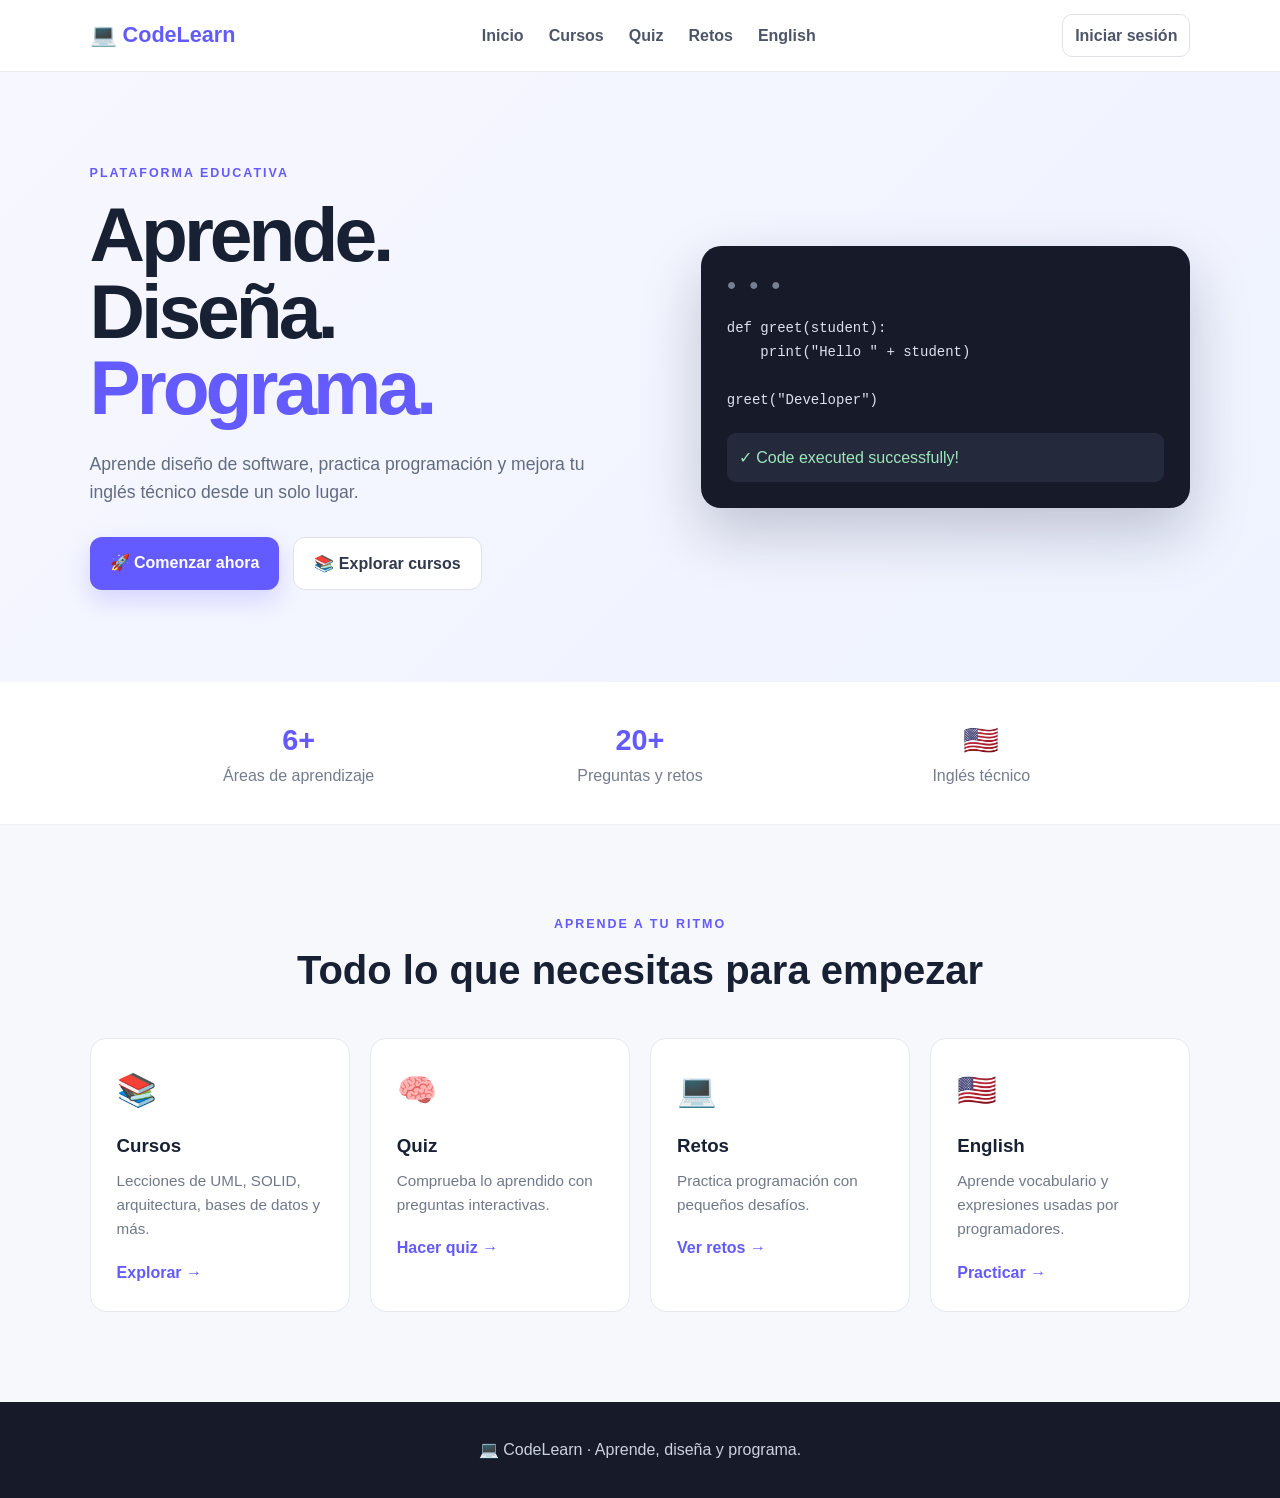
<file: index.html>
<!DOCTYPE html>
<html lang="es">
<head><meta charset="UTF-8"><meta name="viewport" content="width=device-width,initial-scale=1.0"><title>CodeLearn | Aprende y programa</title><link rel="stylesheet" href="style.css"></head>
<body>
<header class="navbar"><a class="logo" href="index.html">💻 <span>CodeLearn</span></a><nav><a href="index.html">Inicio</a><a href="cursos.html">Cursos</a><a href="quiz.html">Quiz</a><a href="retos.html">Retos</a><a href="ingles.html">English</a></nav><a class="login-small" href="login.html">Iniciar sesión</a></header>
<main>
<section class="hero"><div><p class="tag">PLATAFORMA EDUCATIVA</p><h1>Aprende.<br>Diseña. <span>Programa.</span></h1><p>Aprende diseño de software, practica programación y mejora tu inglés técnico desde un solo lugar.</p><div class="hero-buttons"><a class="btn primary" href="login.html">🚀 Comenzar ahora</a><a class="btn secondary" href="cursos.html">📚 Explorar cursos</a></div></div><div class="code-card"><div class="dots">● ● ●</div><pre><code>def greet(student):
    print("Hello " + student)

greet("Developer")</code></pre><div class="success">✓ Code executed successfully!</div></div></section>
<section class="stats"><div><strong>6+</strong><span>Áreas de aprendizaje</span></div><div><strong>20+</strong><span>Preguntas y retos</span></div><div><strong>🇺🇸</strong><span>Inglés técnico</span></div></section>
<section class="section"><div class="section-title"><p class="tag">APRENDE A TU RITMO</p><h2>Todo lo que necesitas para empezar</h2></div><div class="cards"><article class="card"><div class="icon">📚</div><h3>Cursos</h3><p>Lecciones de UML, SOLID, arquitectura, bases de datos y más.</p><a href="cursos.html">Explorar →</a></article><article class="card"><div class="icon">🧠</div><h3>Quiz</h3><p>Comprueba lo aprendido con preguntas interactivas.</p><a href="quiz.html">Hacer quiz →</a></article><article class="card"><div class="icon">💻</div><h3>Retos</h3><p>Practica programación con pequeños desafíos.</p><a href="retos.html">Ver retos →</a></article><article class="card"><div class="icon">🇺🇸</div><h3>English</h3><p>Aprende vocabulario y expresiones usadas por programadores.</p><a href="ingles.html">Practicar →</a></article></div></section>
</main><footer>💻 CodeLearn · Aprende, diseña y programa.</footer><script src="script.js"></script></body></html>
</file>
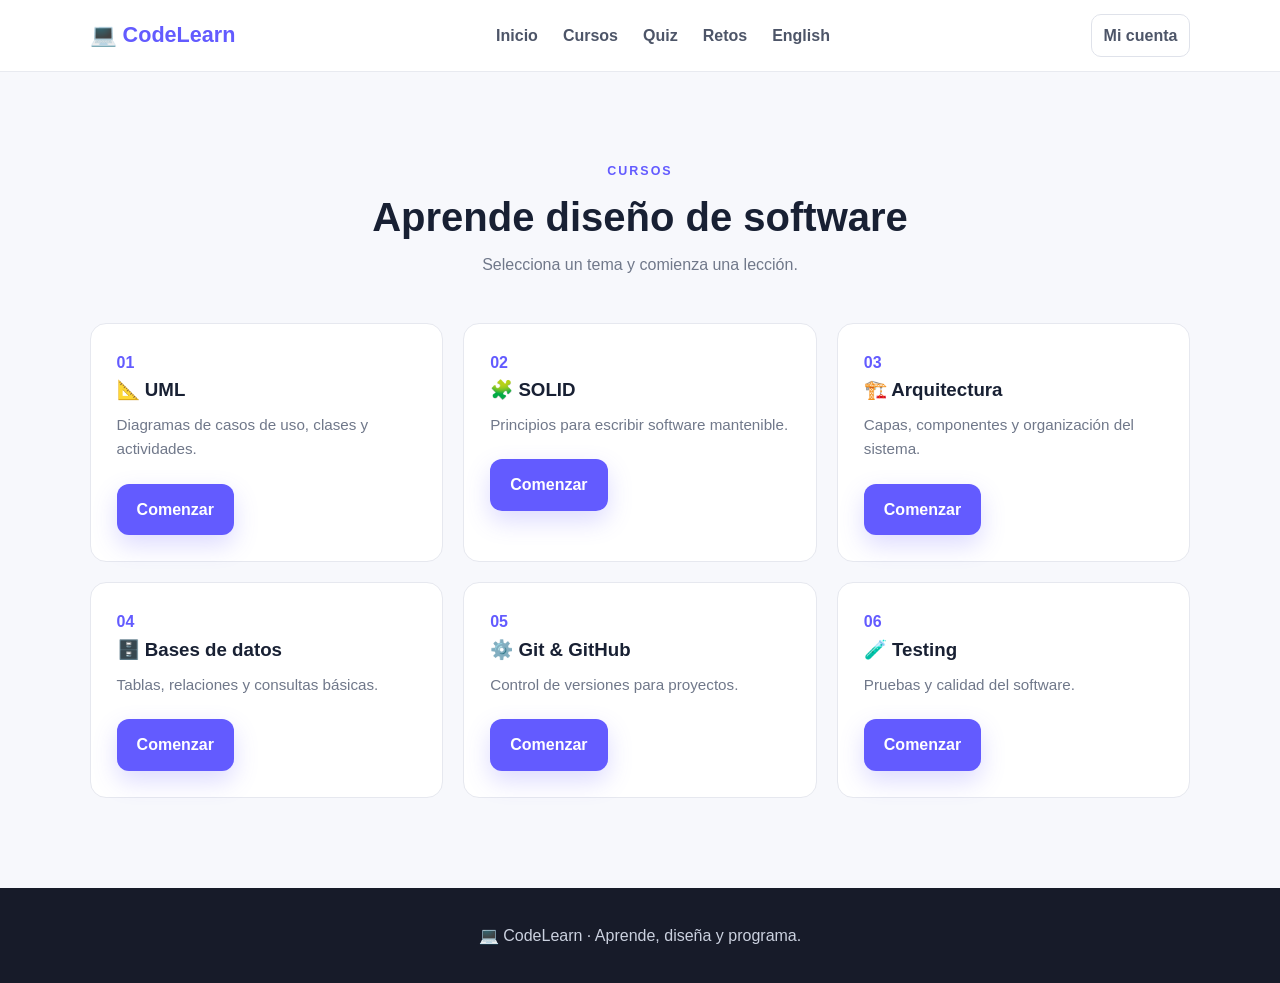
<file: cursos.html>
<!DOCTYPE html><html lang="es"><head><meta charset="UTF-8"><meta name="viewport" content="width=device-width,initial-scale=1.0"><title>Cursos | CodeLearn</title><link rel="stylesheet" href="style.css"></head><body><header class="navbar"><a class="logo" href="index.html">💻 <span>CodeLearn</span></a><nav><a href="index.html">Inicio</a><a href="cursos.html">Cursos</a><a href="quiz.html">Quiz</a><a href="retos.html">Retos</a><a href="ingles.html">English</a></nav><a class="login-small" href="login.html">Mi cuenta</a></header><main class="section"><div class="section-title"><p class="tag">CURSOS</p><h1>Aprende diseño de software</h1><p>Selecciona un tema y comienza una lección.</p></div><div class="cards six"><article class="card course"><span>01</span><h3>📐 UML</h3><p>Diagramas de casos de uso, clases y actividades.</p><a class="btn primary" href="quiz.html">Comenzar</a></article><article class="card course"><span>02</span><h3>🧩 SOLID</h3><p>Principios para escribir software mantenible.</p><a class="btn primary" href="quiz.html">Comenzar</a></article><article class="card course"><span>03</span><h3>🏗️ Arquitectura</h3><p>Capas, componentes y organización del sistema.</p><a class="btn primary" href="quiz.html">Comenzar</a></article><article class="card course"><span>04</span><h3>🗄️ Bases de datos</h3><p>Tablas, relaciones y consultas básicas.</p><a class="btn primary" href="quiz.html">Comenzar</a></article><article class="card course"><span>05</span><h3>⚙️ Git & GitHub</h3><p>Control de versiones para proyectos.</p><a class="btn primary" href="quiz.html">Comenzar</a></article><article class="card course"><span>06</span><h3>🧪 Testing</h3><p>Pruebas y calidad del software.</p><a class="btn primary" href="quiz.html">Comenzar</a></article></div></main><footer>💻 CodeLearn · Aprende, diseña y programa.</footer><script src="script.js"></script></body></html>
</file>
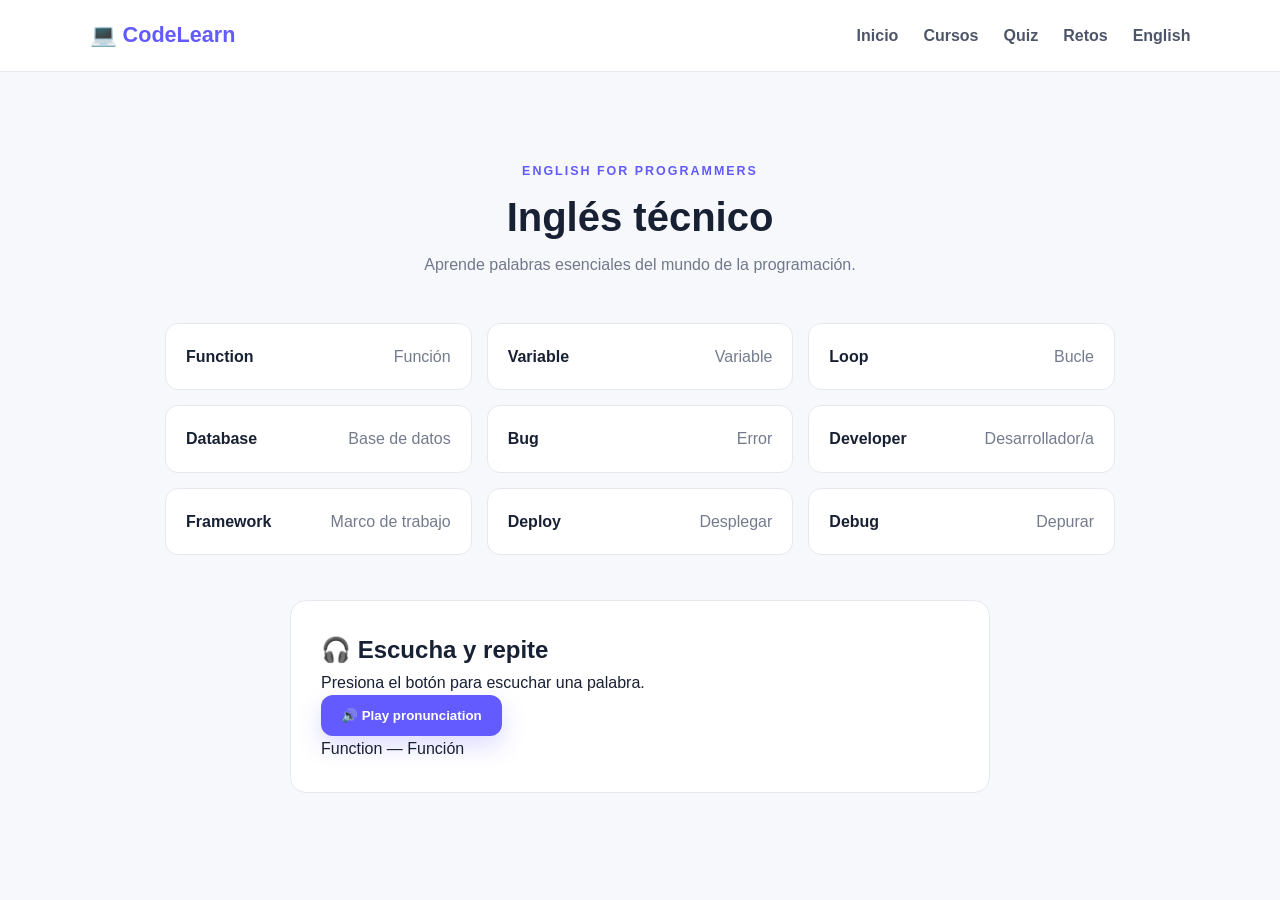
<file: ingles.html>
<!DOCTYPE html><html lang="es"><head><meta charset="UTF-8"><meta name="viewport" content="width=device-width,initial-scale=1.0"><title>English | CodeLearn</title><link rel="stylesheet" href="style.css"></head><body><header class="navbar"><a class="logo" href="index.html">💻 <span>CodeLearn</span></a><nav><a href="index.html">Inicio</a><a href="cursos.html">Cursos</a><a href="quiz.html">Quiz</a><a href="retos.html">Retos</a><a href="ingles.html">English</a></nav></header><main class="section"><div class="section-title"><p class="tag">ENGLISH FOR PROGRAMMERS</p><h1>Inglés técnico</h1><p>Aprende palabras esenciales del mundo de la programación.</p></div><div class="vocabulary"><div class="word"><strong>Function</strong><span>Función</span></div><div class="word"><strong>Variable</strong><span>Variable</span></div><div class="word"><strong>Loop</strong><span>Bucle</span></div><div class="word"><strong>Database</strong><span>Base de datos</span></div><div class="word"><strong>Bug</strong><span>Error</span></div><div class="word"><strong>Developer</strong><span>Desarrollador/a</span></div><div class="word"><strong>Framework</strong><span>Marco de trabajo</span></div><div class="word"><strong>Deploy</strong><span>Desplegar</span></div><div class="word"><strong>Debug</strong><span>Depurar</span></div></div><div class="quiz"><h2>🎧 Escucha y repite</h2><p>Presiona el botón para escuchar una palabra.</p><button class="btn primary" id="speakBtn">🔊 Play pronunciation</button><p id="speakWord">Function — Función</p></div></main><script src="script.js"></script></body></html>
</file>
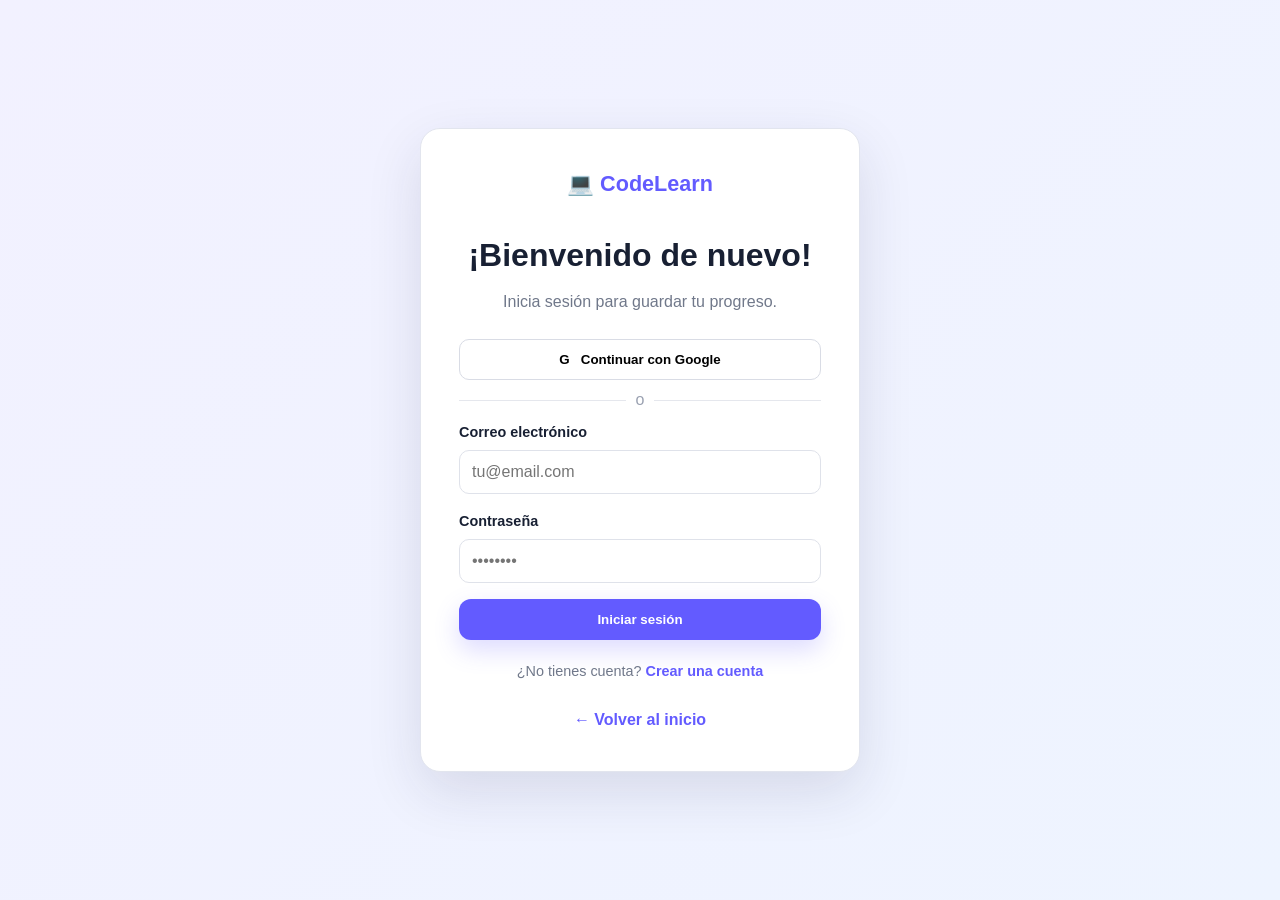
<file: login.html>
<!DOCTYPE html><html lang="es"><head><meta charset="UTF-8"><meta name="viewport" content="width=device-width,initial-scale=1.0"><title>Iniciar sesión | CodeLearn</title><link rel="stylesheet" href="style.css"></head><body class="auth-page"><div class="auth-card"><a class="logo" href="index.html">💻 <span>CodeLearn</span></a><h1>¡Bienvenido de nuevo!</h1><p>Inicia sesión para guardar tu progreso.</p><button class="google-btn" id="googleBtn">G&nbsp;&nbsp; Continuar con Google</button><div class="divider"><span>o</span></div><form id="loginForm"><label>Correo electrónico<input type="email" id="email" required placeholder="tu@email.com"></label><label>Contraseña<input type="password" required placeholder="••••••••"></label><button class="btn primary full" type="submit">Iniciar sesión</button></form><p class="auth-note">¿No tienes cuenta? <a href="registro.html">Crear una cuenta</a></p><a class="back" href="index.html">← Volver al inicio</a></div><script src="script.js"></script></body></html>
</file>
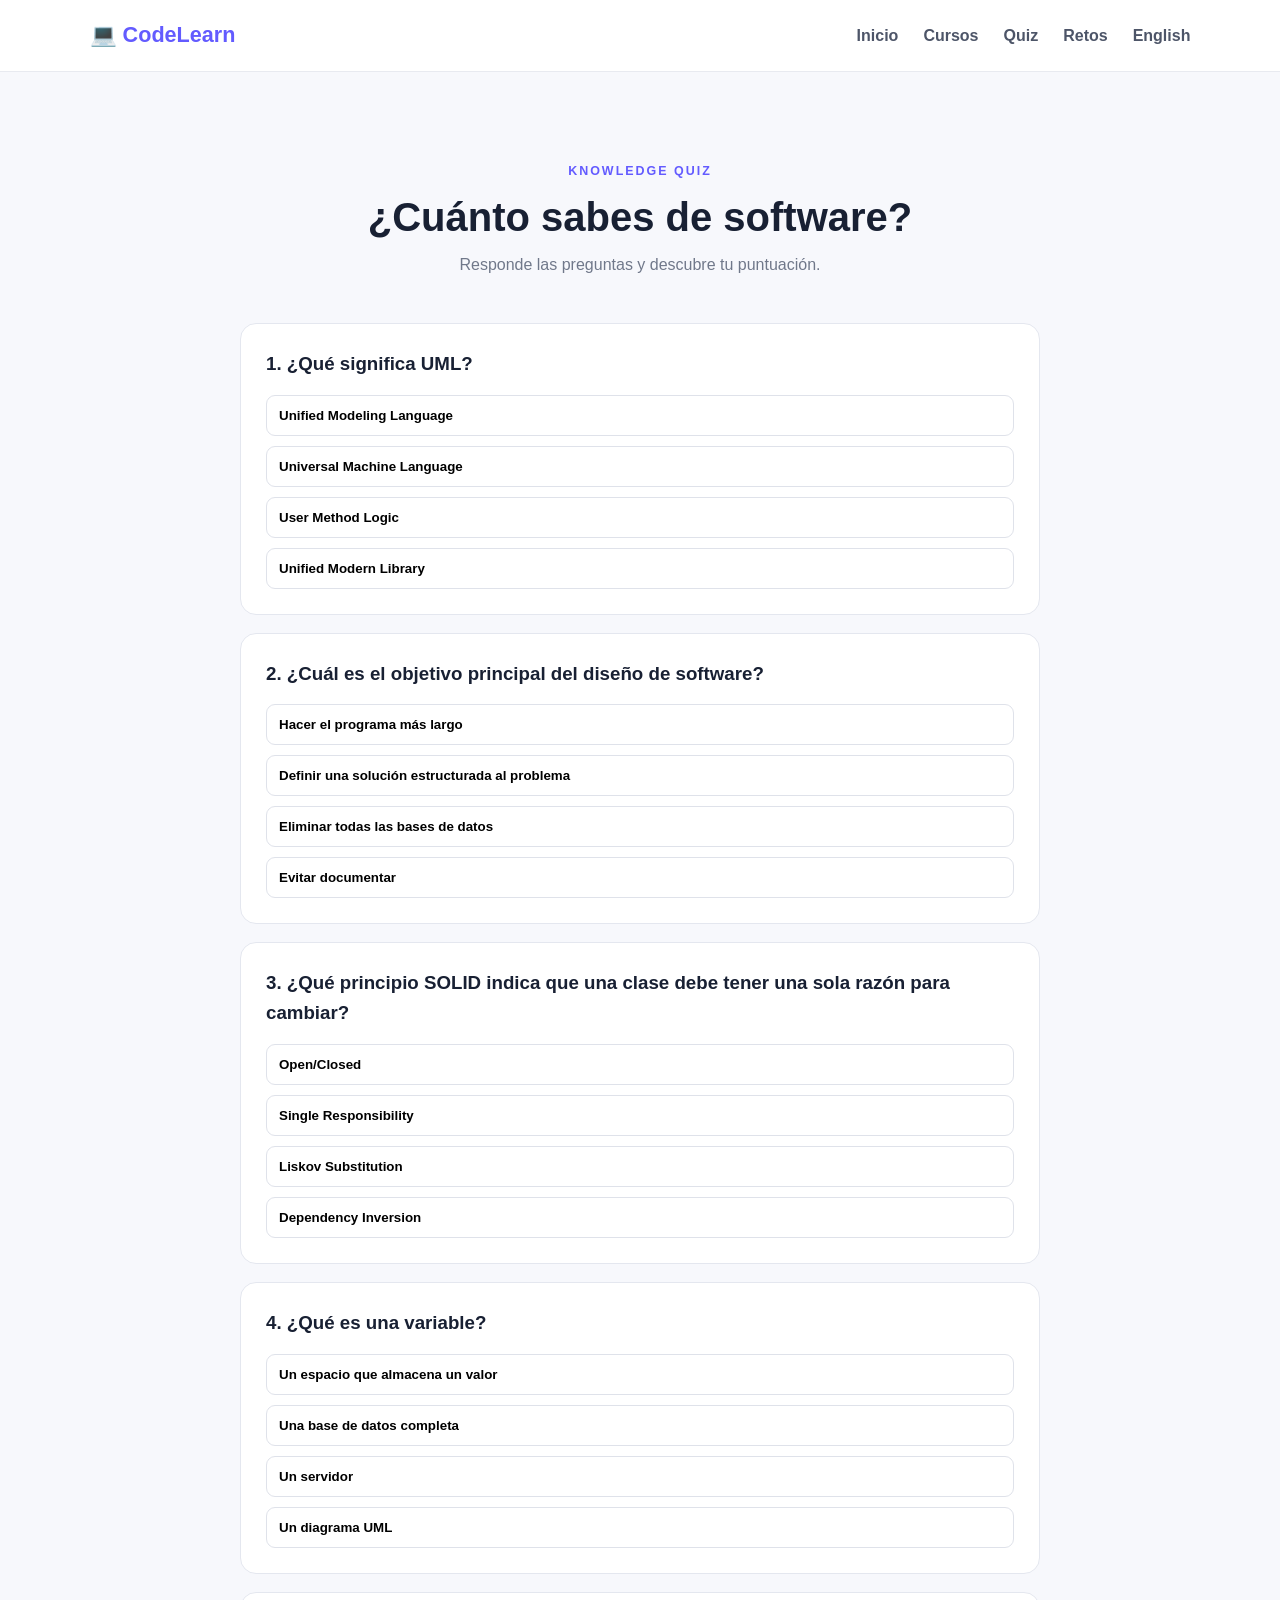
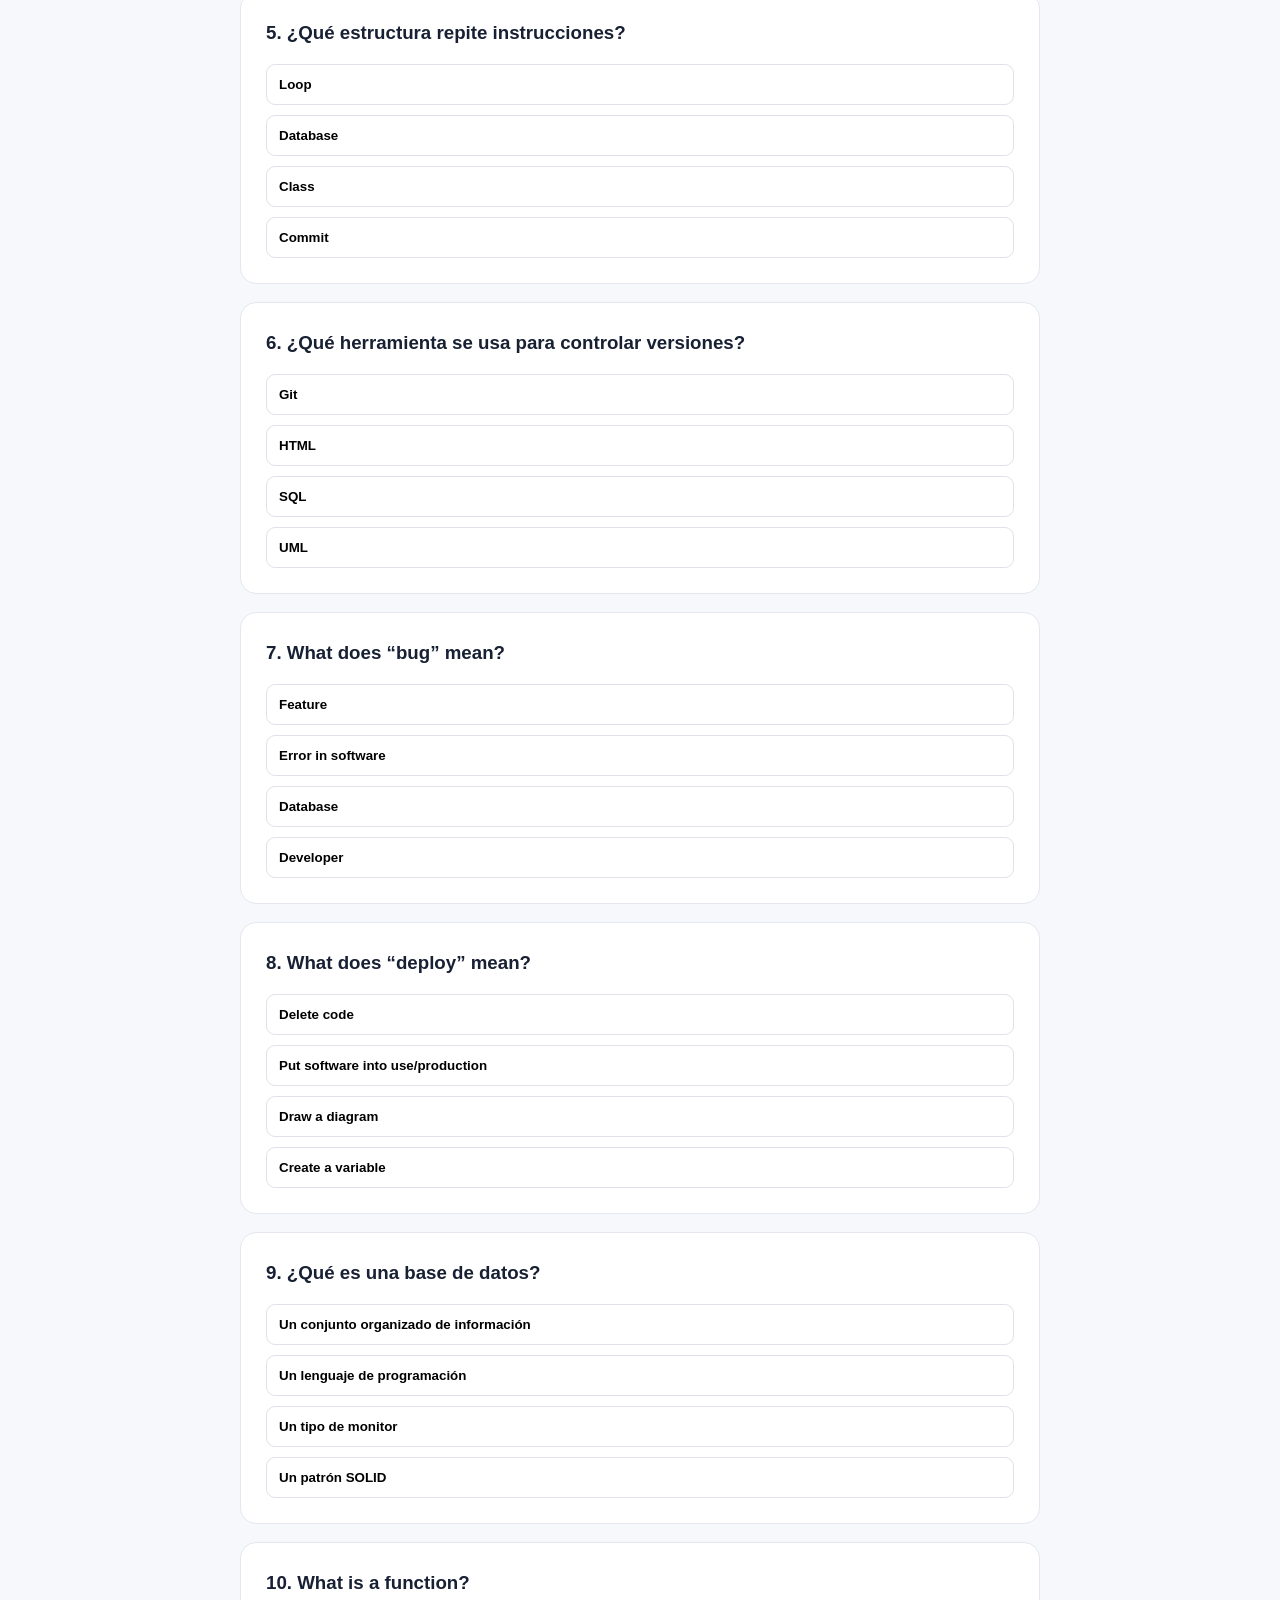
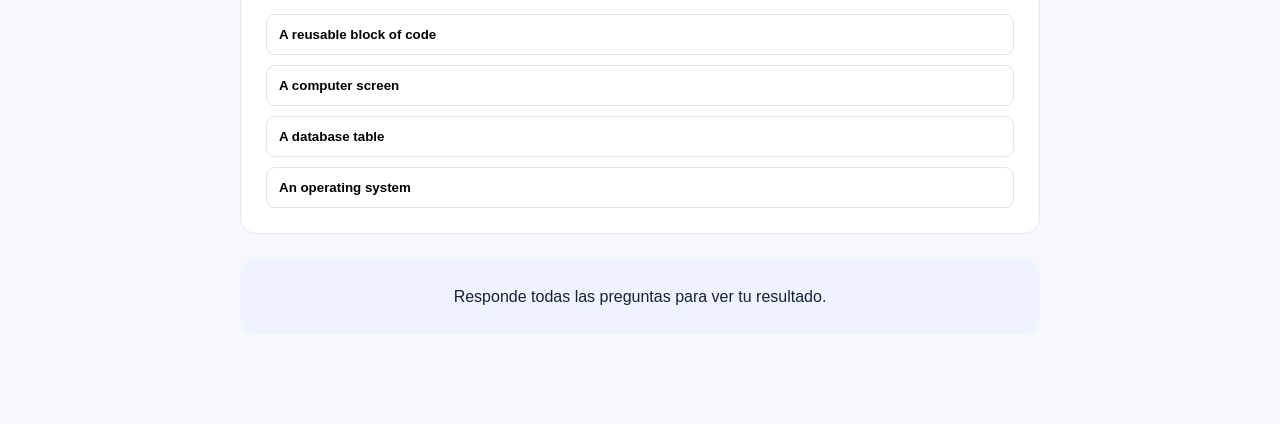
<file: quiz.html>
<!DOCTYPE html><html lang="es"><head><meta charset="UTF-8"><meta name="viewport" content="width=device-width,initial-scale=1.0"><title>Quiz | CodeLearn</title><link rel="stylesheet" href="style.css"></head><body><header class="navbar"><a class="logo" href="index.html">💻 <span>CodeLearn</span></a><nav><a href="index.html">Inicio</a><a href="cursos.html">Cursos</a><a href="quiz.html">Quiz</a><a href="retos.html">Retos</a><a href="ingles.html">English</a></nav></header><main class="section quiz-page"><div class="section-title"><p class="tag">KNOWLEDGE QUIZ</p><h1>¿Cuánto sabes de software?</h1><p>Responde las preguntas y descubre tu puntuación.</p></div><div id="quizBox" class="quiz-box"></div></main><script src="script.js"></script></body></html>
</file>
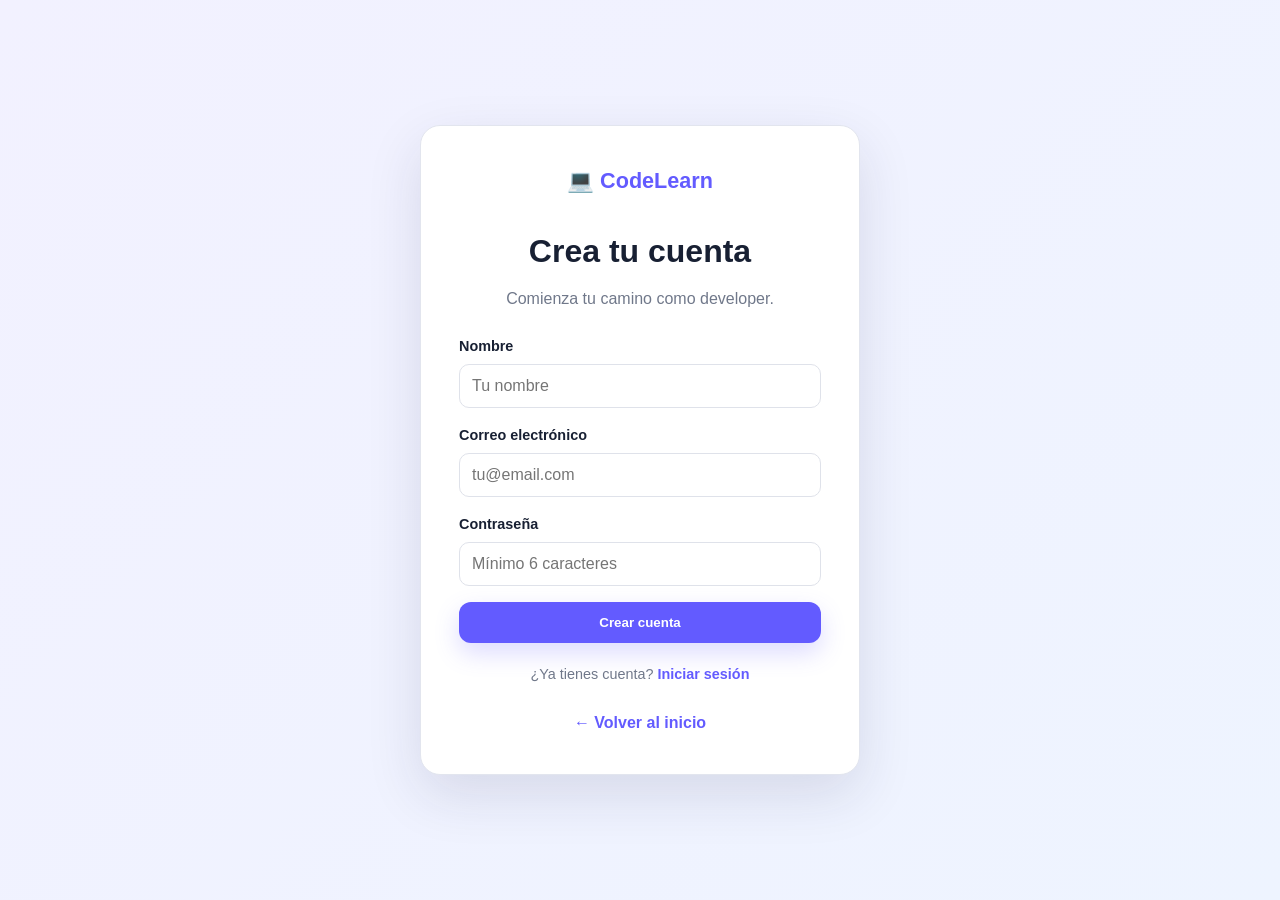
<file: registro.html>
<!DOCTYPE html><html lang="es"><head><meta charset="UTF-8"><meta name="viewport" content="width=device-width,initial-scale=1.0"><title>Crear cuenta | CodeLearn</title><link rel="stylesheet" href="style.css"></head><body class="auth-page"><div class="auth-card"><a class="logo" href="index.html">💻 <span>CodeLearn</span></a><h1>Crea tu cuenta</h1><p>Comienza tu camino como developer.</p><form id="registerForm"><label>Nombre<input id="name" required placeholder="Tu nombre"></label><label>Correo electrónico<input type="email" required placeholder="tu@email.com"></label><label>Contraseña<input type="password" required minlength="6" placeholder="Mínimo 6 caracteres"></label><button class="btn primary full" type="submit">Crear cuenta</button></form><p class="auth-note">¿Ya tienes cuenta? <a href="login.html">Iniciar sesión</a></p><a class="back" href="index.html">← Volver al inicio</a></div><script src="script.js"></script></body></html>
</file>
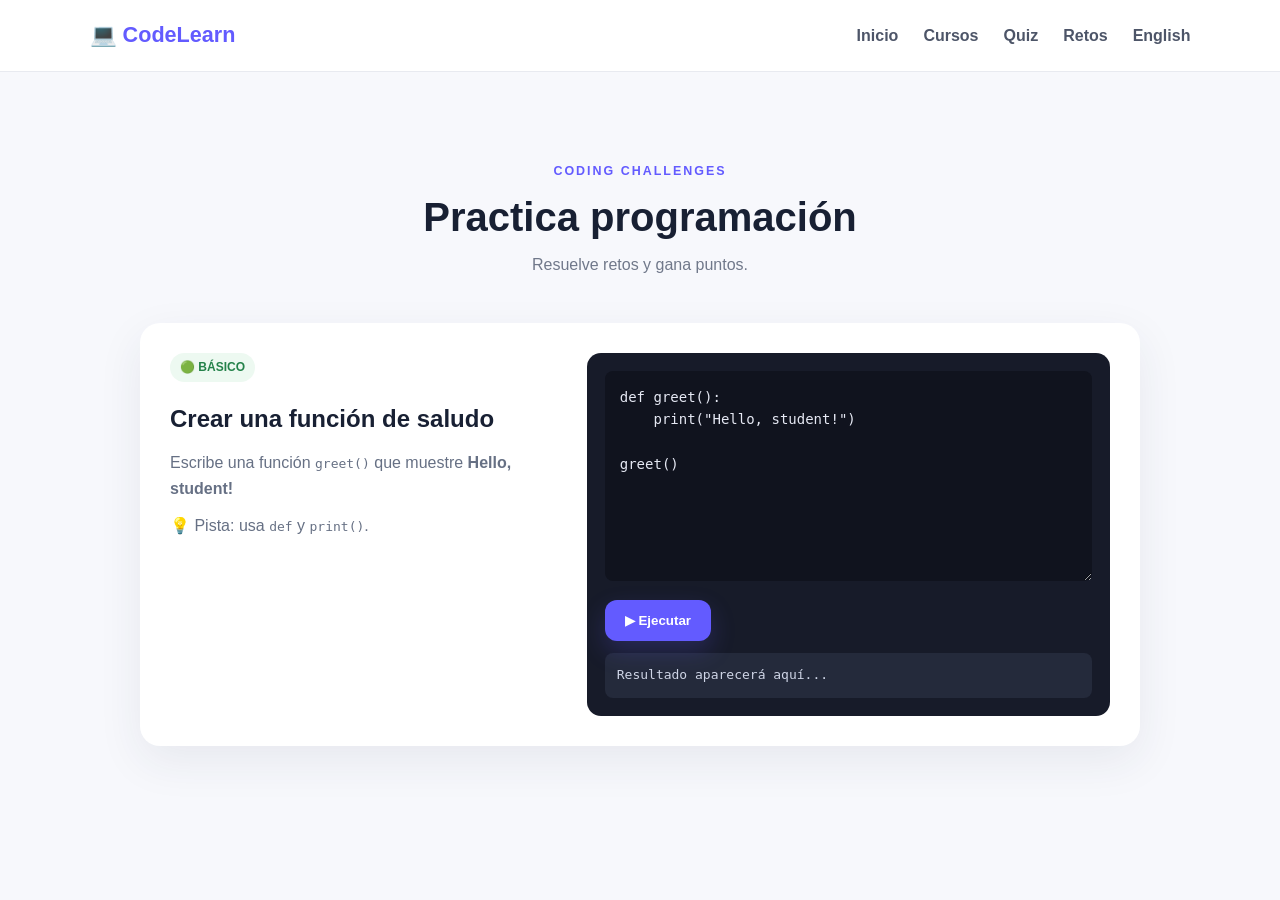
<file: retos.html>
<!DOCTYPE html><html lang="es"><head><meta charset="UTF-8"><meta name="viewport" content="width=device-width,initial-scale=1.0"><title>Retos | CodeLearn</title><link rel="stylesheet" href="style.css"></head><body><header class="navbar"><a class="logo" href="index.html">💻 <span>CodeLearn</span></a><nav><a href="index.html">Inicio</a><a href="cursos.html">Cursos</a><a href="quiz.html">Quiz</a><a href="retos.html">Retos</a><a href="ingles.html">English</a></nav></header><main class="section"><div class="section-title"><p class="tag">CODING CHALLENGES</p><h1>Practica programación</h1><p>Resuelve retos y gana puntos.</p></div><div class="challenge"><div><span class="difficulty">🟢 BÁSICO</span><h2>Crear una función de saludo</h2><p>Escribe una función <code>greet()</code> que muestre <strong>Hello, student!</strong></p><p>💡 Pista: usa <code>def</code> y <code>print()</code>.</p></div><div class="editor"><textarea id="codeEditor">def greet():
    print("Hello, student!")

greet()</textarea><button id="runBtn" class="btn primary">▶ Ejecutar</button><div id="output" class="output">Resultado aparecerá aquí...</div></div></div></main><script src="script.js"></script></body></html>
</file>
<file: style.css>
*{box-sizing:border-box;margin:0;padding:0}html{scroll-behavior:smooth}body{font-family:Arial,Helvetica,sans-serif;background:#f7f8fc;color:#182033;line-height:1.6}.navbar{position:sticky;top:0;z-index:20;height:72px;padding:0 7%;display:flex;align-items:center;justify-content:space-between;background:rgba(255,255,255,.96);border-bottom:1px solid #e8eaf0;backdrop-filter:blur(10px)}.logo{font-size:1.35rem;font-weight:800;text-decoration:none;color:#182033}.logo span{color:#635bff}nav{display:flex;gap:25px}nav a,.login-small{color:#4d5568;text-decoration:none;font-weight:700}nav a:hover,.login-small:hover{color:#635bff}.login-small{border:1px solid #dfe2ea;padding:8px 12px;border-radius:10px}.hero{min-height:610px;padding:90px 7%;display:grid;grid-template-columns:1.05fr .95fr;align-items:center;gap:70px;background:linear-gradient(135deg,#f7f7ff,#eef3ff)}.tag{color:#635bff;font-size:.78rem;font-weight:800;letter-spacing:2px;margin-bottom:12px}.hero h1{font-size:clamp(3rem,6vw,5.5rem);line-height:1;letter-spacing:-4px;margin-bottom:24px}.hero h1 span{color:#635bff}.hero p:not(.tag){max-width:590px;color:#626b7f;font-size:1.1rem}.hero-buttons{display:flex;gap:14px;margin-top:30px;flex-wrap:wrap}.btn{display:inline-block;border:0;border-radius:12px;padding:13px 20px;font-weight:800;text-decoration:none;cursor:pointer}.primary{background:#635bff;color:white;box-shadow:0 10px 25px rgba(99,91,255,.22)}.secondary{background:white;color:#30384c;border:1px solid #dfe2ea}.full{width:100%}.code-card{background:#171b29;color:#dce1f1;border-radius:20px;padding:26px;box-shadow:0 25px 60px rgba(20,25,50,.22)}.dots{color:#777f92;margin-bottom:20px;letter-spacing:4px}.code-card pre{overflow:auto;font:14px/1.7 monospace}.success{margin-top:20px;padding:12px;border-radius:9px;background:#242a3b;color:#9ee6bb}.stats{display:grid;grid-template-columns:repeat(3,1fr);padding:35px 10%;background:#fff;text-align:center;border-bottom:1px solid #eceef3}.stats div{display:flex;flex-direction:column}.stats strong{font-size:1.8rem;color:#635bff}.stats span{color:#747c8e}.section{padding:90px 7%}.section-title{text-align:center;max-width:750px;margin:0 auto 45px}.section-title h1,.section-title h2{font-size:2.5rem;line-height:1.15;margin-bottom:12px}.section-title>p:last-child{color:#70788a}.cards{display:grid;grid-template-columns:repeat(4,1fr);gap:20px}.cards.six{grid-template-columns:repeat(3,1fr)}.card{background:#fff;border:1px solid #e6e8ef;padding:26px;border-radius:16px;transition:.2s}.card:hover{transform:translateY(-5px);box-shadow:0 15px 35px rgba(30,40,70,.08)}.icon{font-size:2rem;margin-bottom:15px}.card h3{margin-bottom:8px}.card p{color:#70788a;font-size:.95rem;margin-bottom:18px}.card a:not(.btn){color:#635bff;text-decoration:none;font-weight:800}.course>span{color:#635bff;font-weight:800}.course .btn{margin-top:4px}.challenge{max-width:1000px;margin:auto;display:grid;grid-template-columns:.85fr 1.15fr;gap:30px;background:#fff;padding:30px;border-radius:20px;box-shadow:0 15px 45px rgba(35,45,80,.08)}.difficulty{display:inline-block;background:#edf9f1;color:#24824a;padding:5px 10px;border-radius:20px;font-size:.75rem;font-weight:800}.challenge h2{margin:18px 0 10px}.challenge p{color:#667084;margin-top:12px}.editor{background:#171b29;padding:18px;border-radius:14px}.editor textarea{width:100%;min-height:210px;resize:vertical;border:0;outline:0;border-radius:8px;padding:15px;background:#10131e;color:#e5e8f3;font:14px/1.6 monospace;margin-bottom:12px}.output{min-height:45px;margin-top:12px;padding:12px;border-radius:8px;background:#242a3b;color:#cfd5e6;font-family:monospace}.vocabulary{max-width:950px;margin:auto;display:grid;grid-template-columns:repeat(3,1fr);gap:15px}.word{background:#fff;border:1px solid #e6e8ef;padding:20px;border-radius:13px;display:flex;justify-content:space-between;gap:10px}.word span{color:#737b8c}.quiz{max-width:700px;margin:45px auto 0;background:#fff;border:1px solid #e6e8ef;padding:30px;border-radius:16px}.quiz-box{max-width:800px;margin:auto}.question{background:#fff;border:1px solid #e4e7ef;border-radius:16px;padding:25px;margin-bottom:18px}.question h3{margin-bottom:16px}.answers{display:grid;gap:10px}.answer{padding:12px;text-align:left;border:1px solid #dfe2ea;background:#fff;border-radius:9px;cursor:pointer;font-weight:600}.answer:hover{border-color:#635bff}.answer.correct{border-color:#2d9b5b;background:#edf9f1}.answer.wrong{border-color:#d9534f;background:#fff0ef}.quiz-result{text-align:center;padding:25px;border-radius:15px;background:#eef3ff;margin-top:25px}.auth-page{min-height:100vh;display:grid;place-items:center;background:linear-gradient(135deg,#f2f1ff,#eef4ff);padding:20px}.auth-card{width:min(440px,100%);background:#fff;border:1px solid #e2e5ee;border-radius:20px;padding:38px;box-shadow:0 20px 55px rgba(30,35,70,.12)}.auth-card .logo{display:block;text-align:center;margin-bottom:28px}.auth-card h1{text-align:center;margin-bottom:8px}.auth-card>p{text-align:center;color:#70788a;margin-bottom:24px}.auth-card form{display:grid;gap:16px}.auth-card label{font-weight:700;font-size:.9rem}.auth-card input{display:block;width:100%;margin-top:6px;padding:12px;border:1px solid #dfe2ea;border-radius:10px;outline:none;font-size:1rem}.auth-card input:focus{border-color:#635bff}.google-btn{width:100%;padding:12px;border:1px solid #d9dce5;background:#fff;border-radius:10px;font-weight:800;cursor:pointer}.divider{text-align:center;margin:20px 0;color:#9aa1b1;border-bottom:1px solid #e5e7ed;line-height:0}.divider span{background:#fff;padding:0 10px}.auth-note{font-size:.9rem;margin-top:20px!important}.auth-note a,.back{color:#635bff;font-weight:700;text-decoration:none}.back{display:block;text-align:center;margin-top:20px}footer{padding:35px 7%;background:#171b29;color:#cbd1df;text-align:center}.quiz-page{min-height:calc(100vh - 72px)}@media(max-width:900px){nav{display:none}.hero,.challenge{grid-template-columns:1fr}.cards,.cards.six{grid-template-columns:repeat(2,1fr)}}@media(max-width:600px){.hero{padding:60px 5%}.section{padding:65px 5%}.cards,.cards.six,.vocabulary,.stats{grid-template-columns:1fr}.hero h1{letter-spacing:-2px}.navbar{padding:0 5%}.login-small{font-size:.85rem}}
</file>
